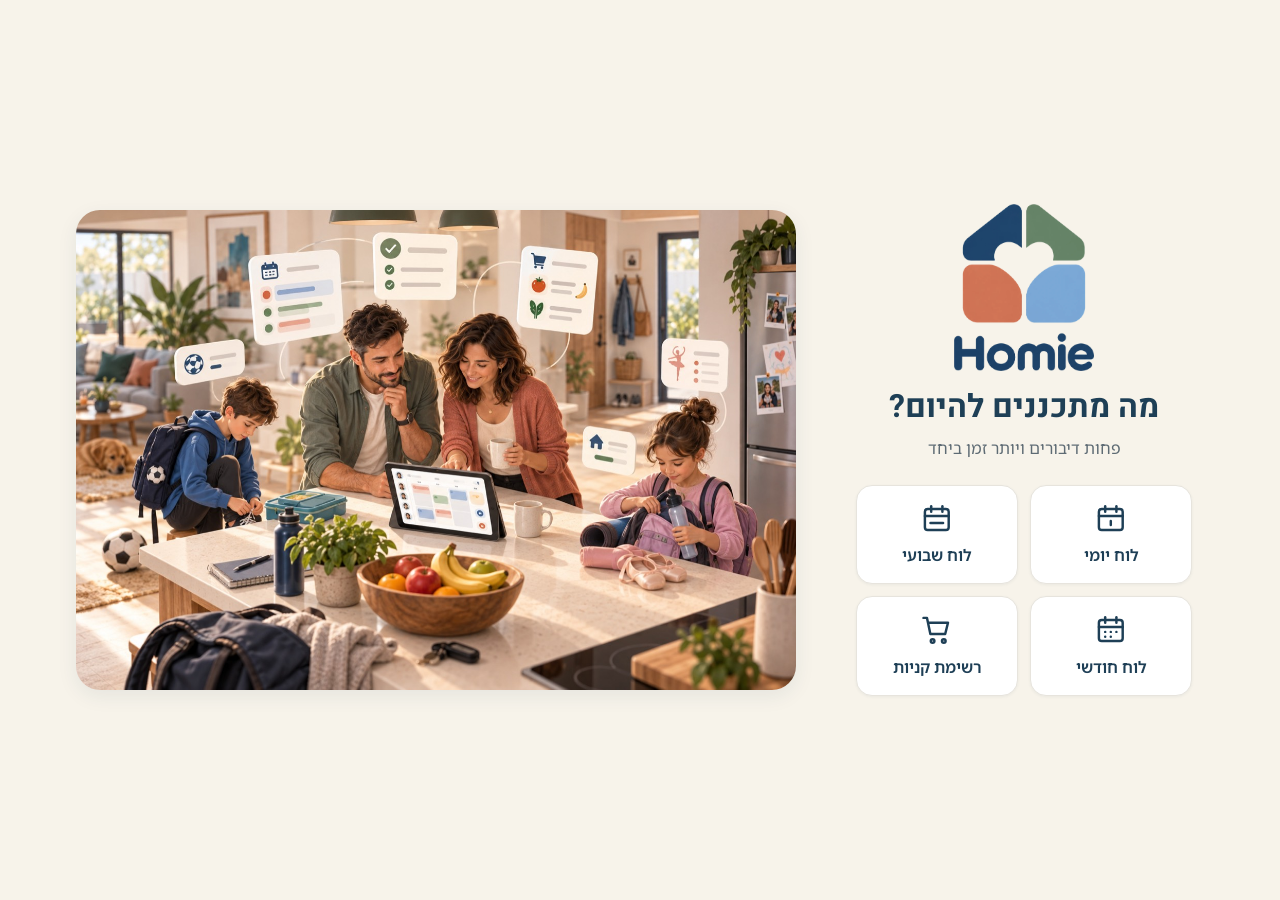
<file: welcome.html>
<!doctype html>
<html lang="he" dir="rtl">
  <head>
    <meta charset="utf-8">
    <meta name="viewport" content="width=device-width, initial-scale=1, viewport-fit=cover">
    <title>Homie</title>
    <link rel="icon" type="image/png" href="img/favicon.png">
    <link rel="apple-touch-icon" href="img/apple-touch-icon.png">
    <link rel="manifest" href="manifest.webmanifest">
    <meta name="apple-mobile-web-app-capable" content="yes">
    <meta name="mobile-web-app-capable" content="yes">
    <meta name="apple-mobile-web-app-title" content="Homie">
    <meta name="apple-mobile-web-app-status-bar-style" content="default">
    <meta name="theme-color" content="#FFFFFF">
    <!-- Link preview (WhatsApp etc.): image URL must be absolute -->
    <meta name="description" content="מה מתכננים להיום? פחות דיבורים ויותר זמן ביחד">
    <meta property="og:type" content="website">
    <meta property="og:site_name" content="Homie">
    <meta property="og:title" content="Homie">
    <meta property="og:description" content="מה מתכננים להיום? פחות דיבורים ויותר זמן ביחד">
    <meta property="og:url" content="https://yardenvsound-web.github.io/Homie/">
    <meta property="og:image" content="https://yardenvsound-web.github.io/Homie/img/og-image.png">
    <meta property="og:image:width" content="1200">
    <meta property="og:image:height" content="630">
    <meta property="og:locale" content="he_IL">
    <meta name="twitter:card" content="summary_large_image">
    <link rel="preconnect" href="https://fonts.googleapis.com">
    <link rel="preconnect" href="https://fonts.gstatic.com" crossorigin>
    <link rel="stylesheet" href="https://fonts.googleapis.com/css2?family=Heebo:wght@600;700&family=Noto+Sans+Hebrew:wght@400;500;600&display=swap">
    <link rel="stylesheet" href="tokens/tokens.css">
    <link rel="stylesheet" href="css/styles.css">
  </head>
  <body>
    <main class="welcome">
      <div class="welcome__text">
        <h1 class="brand"><img class="welcome__logo" src="img/logo.png" alt="Homie" width="403" height="480"></h1>
        <p class="welcome__title">מה מתכננים להיום?</p>
        <p class="welcome__sub">פחות דיבורים ויותר זמן ביחד</p>
        <nav class="welcome__nav" aria-label="לאן נכנסים?">
          <a class="welcome__tile" href="index.html">
            <svg class="icon" viewBox="0 0 24 24" aria-hidden="true" focusable="false"><rect x="3.5" y="5" width="17" height="15" rx="2"/><path d="M3.5 10h17"/><path d="M8 3v4"/><path d="M16 3v4"/><path d="M12 13.5v3"/></svg>
            <span>לוח יומי</span>
          </a>
          <a class="welcome__tile" href="index.html?view=week">
            <svg class="icon" viewBox="0 0 24 24" aria-hidden="true" focusable="false"><rect x="3.5" y="5" width="17" height="15" rx="2"/><path d="M3.5 10h17"/><path d="M8 3v4"/><path d="M16 3v4"/><path d="M7.5 15h9"/></svg>
            <span>לוח שבועי</span>
          </a>
          <a class="welcome__tile" href="index.html?view=month">
            <svg class="icon" viewBox="0 0 24 24" aria-hidden="true" focusable="false"><rect x="3.5" y="5" width="17" height="15" rx="2"/><path d="M3.5 10h17"/><path d="M8 3v4"/><path d="M16 3v4"/><path d="M8 13.5h.01M12 13.5h.01M16 13.5h.01M8 17h.01M12 17h.01"/></svg>
            <span>לוח חודשי</span>
          </a>
          <a class="welcome__tile" href="shopping.html">
            <svg class="icon" viewBox="0 0 24 24" aria-hidden="true" focusable="false"><circle cx="9" cy="20" r="1.3"/><circle cx="17" cy="20" r="1.3"/><path d="M2.5 3.5H5l2.4 11.5h10.6l2-8H6.2"/></svg>
            <span>רשימת קניות</span>
          </a>
        </nav>
      </div>
      <figure class="welcome__hero">
        <img src="img/family.jpg" width="1400" height="933"
             alt="משפחה מחייכת סביב שולחן המטבח, ההורים מסתכלים יחד על הלוח בטאבלט והילדים מתארגנים ליום">
      </figure>
    </main>
  </body>
</html>
</file>
<file: tokens/tokens.css>
/* Homie design tokens v2 — mirrors tokens.json. Source: DESIGN.md (Style Guide, 9.11.2026).
   Names describe the role, not the color (ADR-21).
   Fonts: https://fonts.googleapis.com/css2?family=Heebo:wght@600;700&family=Noto+Sans+Hebrew:wght@400;500;600&display=swap */

:root {
  /* Neutrals and text (60%) */
  --color-bg: #F7F3EA;             /* warm cream: screen background */
  --color-surface: #FFFFFF;        /* cards, modals, bars */
  --color-surface-soft: #FCFAF6;   /* fields, quiet buttons, icon buttons */
  --color-border: #E7E4DD;
  --color-text: #213440;           /* dark navy */
  --color-text-secondary: #5E6B74;
  --color-border-field: #868F95;   /* field and empty checkbox border (3:1 on surface-soft) */
  --color-disabled: #B8BDBA;
  --color-line-dashed: #DCD7CC;
  --color-bg-done: #E6EFE8;        /* completed task */

  /* Home colors (30%): full + light */
  --color-steel: #5E80A3;
  --color-steel-light: #E5ECF3;
  --color-terracotta: #E88C6A;
  --color-terracotta-light: #FBE7DE;
  --color-sage-green: #82A98C;
  --color-sage-light: #E6EFE8;
  --color-sky: #79B7D3;
  --color-sky-light: #E4F1F8;
  --color-peach: #FDEBDD;          /* pending, notices */

  /* Accent and state (10%) */
  --color-primary: #1E3F56;        /* home navy */
  --color-primary-pressed: #16303F;
  --color-primary-light: #E3EAF0;
  --color-success: #4F7D5C;
  --color-success-text: #3D6B4B;
  --color-warning-fill: #B8582F;
  --color-warning-text: #8A4A2C;
  --color-danger: #C95F55;
  --color-danger-fill: #B5483E;
  --color-danger-text: #A8443A;

  --color-scrim: rgba(30, 63, 86, 0.4);

  /* Household members: tint (background) + stripe (edge, ring) */
  --member-yoav-tint: var(--color-steel-light);
  --member-yoav-stripe: var(--color-steel);
  --member-dana-tint: var(--color-terracotta-light);
  --member-dana-stripe: var(--color-terracotta);
  --member-noa-tint: var(--color-sage-light);
  --member-noa-stripe: var(--color-sage-green);
  --member-itai-tint: var(--color-sky-light);
  --member-itai-stripe: var(--color-sky);

  /* Status chips */
  --status-todo-bg: var(--color-surface-soft);
  --status-todo-fg: var(--color-text);
  --status-done-bg: var(--color-sage-light);
  --status-done-fg: var(--color-success-text);
  --status-pending-bg: var(--color-peach);
  --status-pending-fg: var(--color-warning-text);
  --status-overlap-bg: var(--color-terracotta-light);
  --status-overlap-fg: var(--color-danger-text);
  --status-updated-bg: var(--color-sky-light);
  --status-updated-fg: var(--color-primary);
  --status-ai-bg: var(--color-primary-light);
  --status-ai-fg: var(--color-primary);

  /* Typography */
  --font-family: 'Noto Sans Hebrew', sans-serif;  /* body, buttons, fields, chips */
  --font-family-heading: 'Heebo', sans-serif;     /* headings */
  --font-weight-regular: 400;
  --font-weight-medium: 500;
  --font-weight-semibold: 600;
  --font-weight-bold: 700;

  --font-display: 700 32px/40px var(--font-family-heading);
  --font-title-l: 700 24px/32px var(--font-family-heading);
  --font-title-m: 600 20px/28px var(--font-family-heading);
  --font-title-s: 600 16px/24px var(--font-family);
  --font-body: 400 16px/26px var(--font-family);
  --font-caption: 400 14px/20px var(--font-family);
  --font-label: 600 16px/24px var(--font-family);
  --font-caption-xs: 600 12px/16px var(--font-family); /* tags and badges only (approved 8.11.2026) */

  /* Spacing (8pt grid) */
  --space-1: 4px;
  --space-2: 8px;
  --space-3: 16px;
  --space-4: 24px;
  --space-5: 32px;
  --space-6: 48px;
  --space-card-padding: var(--space-3);
  --space-card-gap: 12px;
  --space-screen-margin: 20px;
  --space-screen-margin-wide: var(--space-5);

  /* Radii */
  --radius-s: 8px;     /* weekly blocks */
  --radius-m: 12px;    /* buttons, fields, icon buttons and tiles */
  --radius-l: 16px;    /* cards, menus */
  --radius-xl: 20px;   /* daily columns, large containers */
  --radius-2xl: 24px;  /* modals, bottom bar */
  --radius-device: 30px;
  --radius-full: 999px;

  /* Shadows (navy tinted) */
  --shadow-none: none;
  --shadow-xs: 0 1px 3px rgba(30, 63, 86, 0.06);
  --shadow-soft: 0 6px 20px rgba(30, 63, 86, 0.08);
  --shadow-modal: 0 16px 48px rgba(30, 63, 86, 0.16);

  /* Sizes */
  --size-button-height: 48px;
  --size-field-height: 52px;
  --size-touch-target: 44px;
  --size-checkbox: 24px;
  --size-fab: 56px; /* approved 8.11.2026 */
  --size-icon: 24px;
  --size-icon-stroke: 1.75;
  --size-icon-tile: 36px;
  --size-icon-tile-l: 56px;
  --size-stripe: 4px;
  --size-avatar-xs: 24px;
  --size-avatar-s: 32px;
  --size-avatar-m: 48px;
  --size-avatar-xl: 56px;
  --size-avatar-l: 72px;

  /* Focus */
  --focus-ring: 0 0 0 2px var(--color-bg), 0 0 0 4px var(--color-primary);
  --focus-field-border: 2px solid var(--color-primary);
  --focus-field-halo: 0 0 0 4px var(--color-primary-light);
}
</file>
<file: css/styles.css>
/* Homie base styles. Mobile first (375px), RTL.
   Uses only variables from tokens/tokens.css — no hard-coded values.
   Media queries cannot read CSS variables, so the 768px breakpoint is literal. */

*,
*::before,
*::after {
  box-sizing: border-box;
}

html,
body {
  margin: 0;
}

body {
  background: var(--color-bg);
  color: var(--color-text);
  font: var(--font-body);
  font-family: var(--font-family);
  min-height: 100vh;
}

/* Hidden until the session check finishes, so a signed-out visitor never sees the page */
body.is-loading {
  visibility: hidden;
}

h1,
h2,
h3,
p {
  margin: 0;
}

h1,
h2,
h3 {
  font-family: var(--font-family-heading);
}

[hidden] {
  display: none !important;
}

/* Keyboard focus ring on every interactive element */
a:focus-visible,
button:focus-visible,
input:focus-visible,
select:focus-visible,
textarea:focus-visible {
  outline: none;
  box-shadow: var(--focus-ring);
}

.icon {
  width: var(--size-icon);
  height: var(--size-icon);
  fill: none;
  stroke: currentColor;
  stroke-width: var(--size-icon-stroke);
  stroke-linecap: round;
  stroke-linejoin: round;
  flex-shrink: 0;
}

/* ---------- Page ---------- */

.page {
  padding: var(--space-4) var(--space-screen-margin);
  display: flex;
  flex-direction: column;
  gap: var(--space-2);
}

.page--center {
  align-items: center;
  text-align: center;
  padding-top: var(--space-6);
}

.brand {
  font: var(--font-display);
  color: var(--color-primary);
}

.brand__logo {
  display: block;
  width: 120px;
  height: auto;
  margin: 0 auto var(--space-2);
}

.tagline {
  font: var(--font-title-m);
  color: var(--color-text);
}

.tagline-sub {
  font: var(--font-body);
  color: var(--color-text-secondary);
}

.screen-title {
  font: var(--font-title-l);
}

.screen-subtitle {
  font: var(--font-caption);
  color: var(--color-text-secondary);
}

.section-title {
  font: var(--font-title-m);
}

/* ---------- Buttons ---------- */

.btn {
  display: inline-flex;
  align-items: center;
  justify-content: center;
  gap: var(--space-2);
  min-height: var(--size-button-height);
  padding: 0 var(--space-4);
  border: 1px solid transparent;
  border-radius: var(--radius-m);
  font: var(--font-label);
  font-family: var(--font-family);
  cursor: pointer;
}

.btn--primary {
  background: var(--color-primary);
  color: var(--color-surface);
}

.btn--primary:active {
  background: var(--color-primary-pressed);
}

.btn--secondary {
  background: var(--color-surface);
  color: var(--color-primary);
  border: 1.5px solid var(--color-primary);
}

/* Cancel in modals: soft surface, no border (DESIGN.md) */
.btn--quiet {
  background: var(--color-surface-soft);
  color: var(--color-text);
  border-color: var(--color-border);
}

.btn--success {
  background: var(--color-success);
  color: var(--color-surface);
}

.btn:disabled {
  background: var(--color-border);
  border-width: 1px;
  color: var(--color-text-secondary);
  border-color: var(--color-border);
  cursor: default;
}

.btn--small {
  min-height: var(--size-touch-target);
  padding: 0 var(--space-3);
}

.btn--block {
  width: 100%;
}

/* ---------- Card ---------- */

.card {
  background: var(--color-surface);
  border: 1px solid var(--color-border);
  border-radius: var(--radius-l);
  box-shadow: var(--shadow-xs);
  padding: var(--space-4) var(--space-card-padding);
}

/* ---------- Fields ---------- */

.field {
  display: flex;
  flex-direction: column;
  gap: var(--space-1);
  text-align: start;
}

.field__label {
  font: var(--font-caption);
  font-weight: var(--font-weight-semibold);
  color: var(--color-text);
}

.field__control {
  position: relative;
}

.field__input {
  width: 100%;
  min-height: var(--size-field-height);
  padding: 0 var(--space-3);
  background: var(--color-surface-soft);
  color: var(--color-text);
  border: 1px solid var(--color-border-field);
  border-radius: var(--radius-m);
  font: var(--font-body);
  font-family: var(--font-family);
}

/* Emails and passwords are typed left-to-right but stay aligned with the RTL layout */
.field__input--ltr {
  direction: ltr;
  text-align: right;
}

.field__input:focus-visible {
  border: var(--focus-field-border);
  box-shadow: var(--focus-field-halo);
}

.field__control:has(.field__icon) .field__input {
  padding-left: calc(var(--space-3) + var(--size-icon) + var(--space-2));
}

.field__icon {
  position: absolute;
  top: 50%;
  left: var(--space-3);
  transform: translateY(-50%);
  color: var(--color-text-secondary);
  pointer-events: none;
}

.field__input[aria-invalid='true'] {
  border: 2px solid var(--color-danger);
}

.field__error {
  display: flex;
  align-items: center;
  gap: var(--space-1);
  font: var(--font-caption);
  color: var(--color-danger-text);
}

.field__error .icon {
  width: var(--space-3);
  height: var(--space-3);
}

.form-error {
  font: var(--font-caption);
  font-weight: var(--font-weight-semibold);
  color: var(--color-danger-text);
  background: var(--color-terracotta-light);
  border-radius: var(--radius-m);
  padding: var(--space-2) var(--space-3);
  text-align: start;
}

.form-error:empty {
  display: none;
}

/* ---------- Login ---------- */

.login {
  gap: var(--space-2);
  padding-top: calc(var(--space-4) + env(safe-area-inset-top));
  padding-bottom: calc(var(--space-4) + env(safe-area-inset-bottom));
}

.login-card {
  border-radius: var(--radius-2xl);
  box-shadow: var(--shadow-soft);
  width: 100%;
  max-width: calc(var(--space-6) * 8 + var(--space-3)); /* 400 */
  margin-top: var(--space-5);
  text-align: start;
  display: flex;
  flex-direction: column;
  gap: var(--space-1);
}

.login-card__title {
  font: var(--font-title-m);
}

.login-card__hint {
  font: var(--font-caption);
  color: var(--color-text-secondary);
}

.login-form {
  display: flex;
  flex-direction: column;
  gap: var(--space-3);
  margin-top: var(--space-3);
}

.login-form .btn {
  margin-top: var(--space-2);
}

/* ---------- Avatars ---------- */

.avatar {
  display: inline-flex;
  align-items: center;
  justify-content: center;
  flex-shrink: 0;
  overflow: hidden;
  border-radius: var(--radius-full);
  background: var(--avatar-tint, var(--color-surface-soft));
  border: 2px solid var(--avatar-stripe, var(--color-border-field));
  color: var(--color-text);
  font-weight: var(--font-weight-semibold);
}

.avatar img {
  width: 100%;
  height: 100%;
  object-fit: cover;
}

.avatar--unknown {
  background: var(--color-surface-soft);
  border-color: var(--color-border-field);
}

.avatar--xs,
.avatar--s {
  font: var(--font-caption);
  font-weight: var(--font-weight-semibold);
}

.avatar--xs { width: var(--size-avatar-xs); height: var(--size-avatar-xs); border-width: 1.5px; }
.avatar--s { width: var(--size-avatar-s); height: var(--size-avatar-s); }

.avatar--m {
  width: var(--size-avatar-m);
  height: var(--size-avatar-m);
  font: var(--font-title-m);
}

.avatar--xl {
  width: var(--size-avatar-xl);
  height: var(--size-avatar-xl);
  font: var(--font-title-m);
}

.avatar--l {
  width: var(--size-avatar-l);
  height: var(--size-avatar-l);
  font: var(--font-title-l);
}

/* ---------- Top bar ---------- */

.topbar {
  position: sticky;
  top: 0;
  z-index: 10;
  display: flex;
  align-items: center;
  gap: var(--space-3);
  min-height: calc(var(--size-touch-target) + var(--space-3));
  /* Full screen from the home screen (Milestone 12): stay below the Dynamic Island */
  padding: env(safe-area-inset-top) max(var(--space-screen-margin), env(safe-area-inset-right)) 0 max(var(--space-screen-margin), env(safe-area-inset-left));
  background: var(--color-surface);
  border-bottom: 1px solid var(--color-border);
  box-shadow: var(--shadow-xs);
}

.topbar__title {
  flex: 1;
  display: flex;
  align-items: center;
  gap: var(--space-2);
  min-width: 0;
  white-space: nowrap;
  font: var(--font-title-l);
  font-family: var(--font-family-heading);
}

.topbar__brand {
  font: var(--font-title-m);
  font-family: var(--font-family-heading);
  font-weight: var(--font-weight-bold);
  color: var(--color-primary);
  text-decoration: none;
  display: inline-flex;
  align-items: center;
  gap: var(--space-2);
}

.topbar--board .topbar__title {
  display: none;
}

.topbar--board .topbar__brand {
  flex: 1;
}

.topbar__logo {
  width: 28px;
  height: 28px;
}

/* Desktop links: hidden on phone */
.topnav {
  display: none;
}

/* ---------- Account (signed-in parent + sign out) ---------- */

.account {
  position: relative;
}

.account__toggle {
  display: inline-flex;
  align-items: center;
  justify-content: center;
  width: var(--size-touch-target);
  height: var(--size-touch-target);
  padding: 0;
  border: 0;
  border-radius: var(--radius-full);
  background: transparent;
  color: var(--color-text-secondary);
  cursor: pointer;
}

/* Phone: dropdown menu */
.account__panel {
  display: none;
  position: absolute;
  top: calc(100% + var(--space-1));
  left: 0;
  min-width: calc(var(--space-6) * 4); /* 192 */
  flex-direction: column;
  align-items: stretch;
  gap: var(--space-2);
  padding: var(--space-3);
  background: var(--color-surface);
  border: 1px solid var(--color-border);
  border-radius: var(--radius-l);
  box-shadow: var(--shadow-soft);
}

.account.is-open .account__panel {
  display: flex;
}

.account__who {
  display: flex;
  align-items: center;
  gap: var(--space-2);
}

.account__name {
  font: var(--font-title-s);
}

.account__logout .icon {
  width: var(--space-4);
  height: var(--space-4);
}

/* ---------- Bottom bar (phone) ---------- */

.bottomnav {
  position: fixed;
  inset-inline: 0;
  bottom: 0;
  z-index: 10;
  background: var(--color-surface);
  border-top: 1px solid var(--color-border);
  border-radius: var(--radius-2xl) var(--radius-2xl) 0 0;
  box-shadow: var(--shadow-soft);
  padding-bottom: env(safe-area-inset-bottom);
}

.bottomnav__list {
  list-style: none;
  margin: 0;
  padding: var(--space-1) 0;
  display: flex;
}

.bottomnav__list li {
  flex: 1;
}

.bottomnav__link {
  display: flex;
  flex-direction: column;
  align-items: center;
  gap: var(--space-1);
  min-height: calc(var(--size-touch-target) + var(--space-3));
  padding: var(--space-1);
  color: var(--color-text-secondary);
  font: var(--font-caption);
  text-decoration: none;
  border-radius: var(--radius-m);
}

.bottomnav__icon {
  display: inline-flex;
  align-items: center;
  justify-content: center;
  padding: var(--space-1) var(--space-3);
  border-radius: var(--radius-full);
}

/* Active tab: color + background + weight, not color alone */
.bottomnav__link[aria-current='page'] {
  color: var(--color-primary);
  font-weight: var(--font-weight-semibold);
}

.bottomnav__link[aria-current='page'] .bottomnav__icon {
  background: var(--color-primary-light);
}

/* Room for the fixed bottom bar */
body:has(.bottomnav) {
  padding-bottom: calc(var(--size-touch-target) + var(--space-5) + env(safe-area-inset-bottom));
}

/* On phone the screen title lives in the top bar; keep the h1 for screen readers */
body:has(.topbar) .page .screen-title {
  position: absolute;
  width: 1px;
  height: 1px;
  overflow: hidden;
  clip: rect(0 0 0 0);
  white-space: nowrap;
}

/* ---------- Error bar ---------- */

.error-bar {
  display: flex;
  flex-wrap: wrap;
  align-items: center;
  justify-content: space-between;
  gap: var(--space-2);
  padding: var(--space-2) var(--space-3);
  background: var(--color-terracotta-light);
  border-radius: var(--radius-l);
}

.error-bar__text {
  display: flex;
  align-items: center;
  gap: var(--space-2);
  font: var(--font-label);
  color: var(--color-danger-text);
}

.error-bar__detail {
  font: var(--font-caption);
  color: var(--color-text-secondary);
}

/* ---------- "Last updated" (F11) ---------- */

.last-updated {
  font: var(--font-caption);
  color: var(--color-text-secondary);
  white-space: nowrap;
}

.last-updated[hidden] {
  display: none;
}

/* Desktop / tablet only, next to the top bar refresh button */
.topbar__updated {
  display: none;
}

/* ---------- Icon button ---------- */

.icon-btn {
  display: inline-flex;
  align-items: center;
  justify-content: center;
  width: var(--size-touch-target);
  height: var(--size-touch-target);
  padding: 0;
  border: 0;
  border-radius: var(--radius-m);
  background: var(--color-surface-soft);
  color: var(--color-text-secondary);
  cursor: pointer;
  flex-shrink: 0;
}

.icon-btn:disabled {
  color: var(--color-border-field);
  cursor: default;
}

/* Refresh in the top bar: desktop / tablet only (phone uses the day bar button) */
.topbar__refresh {
  display: none;
}

.topbar__refresh .icon {
  width: var(--space-4);
  height: var(--space-4);
}

/* ---------- Daily board ---------- */

.daybar {
  display: flex;
  align-items: center;
  gap: var(--space-1);
  margin-inline: calc(var(--space-2) * -1);
}

/* Date, with "עודכן לאחרונה" on a small line under it (phone, Milestone 12) */
.daybar__center {
  display: flex;
  flex-direction: column;
  min-width: 0;
}

.daybar__date {
  font: var(--font-title-s);
  white-space: nowrap;
}


.board__alerts:empty {
  display: none;
}

.board__content {
  display: flex;
  flex-direction: column;
  gap: var(--space-4);
}

/* ---------- Item cards (task / event) ---------- */

.item-card {
  display: flex;
  align-items: flex-start;
  gap: var(--space-2);
  min-height: calc(var(--size-touch-target) + var(--space-4));
  padding: var(--space-2) var(--space-3);
  background: var(--card-tint, var(--color-surface));
  border: 1px solid var(--color-border);
  border-radius: var(--radius-l);
  box-shadow: var(--shadow-xs);
}

.item-card--task {
  padding-inline-start: var(--space-1);
}

/* Event: member tint + 4px stripe on the start (right) edge */
.item-card--event {
  border-inline-start: var(--size-stripe) solid var(--card-stripe, var(--color-border-field));
}

.item-card__body {
  flex: 1;
  min-width: 0;
  display: flex;
  flex-direction: column;
  gap: var(--space-1);
}

.item-card__title {
  font: var(--font-title-s);
  overflow-wrap: anywhere;
}

.item-card__meta {
  display: flex;
  flex-wrap: wrap;
  align-items: center;
  gap: var(--space-1) var(--space-3);
  font: var(--font-caption);
  color: var(--color-text-secondary);
}

.meta-time {
  display: inline-flex;
  align-items: center;
  gap: var(--space-1);
  white-space: nowrap;
}

.meta-time .icon,
.source-tag .icon {
  width: var(--space-3);
  height: var(--space-3);
}

.assignees {
  display: inline-flex;
  align-items: center;
  gap: var(--space-1);
}

.assignees__avatars {
  display: inline-flex;
  gap: 2px;
}

.assignees--none {
  color: var(--color-text-secondary);
}

/* ---------- Checkbox (44×44 touch area, 24×24 box) ---------- */

.check {
  position: relative;
  display: inline-flex;
  align-items: center;
  justify-content: center;
  width: var(--size-touch-target);
  height: var(--size-touch-target);
  flex-shrink: 0;
}

.check__input {
  position: absolute;
  inset: 0;
  margin: 0;
  opacity: 0;
  cursor: pointer;
}

.check__box {
  display: inline-flex;
  align-items: center;
  justify-content: center;
  width: var(--size-checkbox);
  height: var(--size-checkbox);
  border: 2px solid var(--color-border-field);
  border-radius: var(--radius-full);
  background: var(--color-surface);
  color: var(--color-surface);
  pointer-events: none;
}

.check__box .icon {
  width: var(--space-3);
  height: var(--space-3);
  stroke-width: 2.5;
  visibility: hidden;
}

/* Checked: always the success green (DESIGN.md) */
.check__input:checked + .check__box {
  background: var(--color-success);
  border-color: var(--color-success);
}

.check__input:checked + .check__box .icon {
  visibility: visible;
}

.check__input:focus-visible {
  box-shadow: none;
}

.check__input:focus-visible + .check__box {
  box-shadow: var(--focus-ring);
}

.item-card[aria-busy='true'] .check__input {
  cursor: progress;
}

/* ---------- Chips and tags (display only, never clickable) ---------- */

.chip {
  flex-shrink: 0;
  display: inline-flex;
  align-items: center;
  gap: var(--space-1);
  min-height: var(--space-4);
  padding: 2px var(--space-2);
  border: 1px solid transparent;
  border-radius: var(--radius-full);
  font: var(--font-caption-xs);
}

.chip .icon {
  width: 12px;
  height: 12px;
  stroke-width: 2.25;
}

.chip--todo {
  background: var(--status-todo-bg);
  border-color: var(--color-border);
  color: var(--status-todo-fg);
}

.chip--done {
  background: var(--status-done-bg);
  color: var(--status-done-fg);
}

/* Flag chips under the meta line (Milestone 8): "חפיפה" (F10), "עודכן ב-Google" (F32).
   Icon + word, so the state is never color alone. */
.item-card__flags {
  display: flex;
  flex-wrap: wrap;
  gap: var(--space-1);
}

.item-card__flags:empty {
  display: none;
}

.chip--flag {
  display: inline-flex;
  align-items: center;
  gap: var(--space-1);
}

.chip--flag .icon {
  width: var(--space-3);
  height: var(--space-3);
}

.chip--overlap {
  background: var(--status-overlap-bg);
  border: 1px solid var(--color-terracotta);
  color: var(--color-danger-text);
}

.chip--updated {
  background: var(--status-updated-bg);
  border: 1px solid var(--color-sky);
  color: var(--status-updated-fg);
}

.source-tag {
  flex-shrink: 0;
  display: inline-flex;
  align-items: center;
  gap: var(--space-1);
  padding: 2px var(--space-2);
  background: var(--color-surface);
  border: 1px solid var(--color-border);
  border-radius: var(--radius-full);
  color: var(--color-text-secondary);
  font: var(--font-caption-xs);
}

/* Icon by type (DESIGN.md "אריח אייקון"): task, Homie event, Google event */
.icon-tile {
  display: inline-flex;
  align-items: center;
  justify-content: center;
  flex-shrink: 0;
  width: var(--size-icon-tile);
  height: var(--size-icon-tile);
  border-radius: var(--radius-m);
  background: var(--color-primary-light);
  color: var(--color-primary);
}

.icon-tile .icon {
  width: 20px;
  height: 20px;
}

.icon-tile--event {
  background: var(--color-sky-light);
}

/* On a card tinted with the member color the tile stays visible on white */
.item-card--event .icon-tile {
  background: var(--color-surface);
}

/* ---------- Loading and empty states ---------- */

.skeleton {
  display: flex;
  flex-direction: column;
  gap: var(--space-2);
}

.skeleton__row {
  height: calc(var(--size-touch-target) + var(--space-4));
  background: var(--color-border);
  border-radius: var(--radius-l);
}

.empty-state {
  display: flex;
  flex-direction: column;
  align-items: center;
  gap: var(--space-3);
  padding: var(--space-5) var(--space-3);
  border: 2px dashed var(--color-line-dashed);
  border-radius: var(--radius-l);
  background: var(--color-surface);
  text-align: center;
}

.empty-state__icon {
  display: inline-flex;
  align-items: center;
  justify-content: center;
  width: var(--size-avatar-m);
  height: var(--size-avatar-m);
  border-radius: var(--radius-m);
  background: var(--color-sage-light);
  color: var(--color-success-text);
}

.empty-state__text {
  font: var(--font-title-s);
}

/* ---------- Danger buttons (delete) ---------- */

.btn--danger {
  background: var(--color-danger-fill);
  color: var(--color-surface);
}

.btn--danger-text {
  background: transparent;
  color: var(--color-danger-text);
  padding: 0 var(--space-2);
}

.btn--danger-text .icon {
  width: var(--space-4);
  height: var(--space-4);
}

.btn--danger-text:disabled {
  background: transparent;
  border-color: transparent;
}

/* ---------- Clickable task card (opens the edit modal) ---------- */

.item-card--task,
.item-card--clickable {
  position: relative;
}

.item-card__open {
  padding: 0;
  border: 0;
  background: none;
  color: inherit;
  font: inherit;
  text-align: start;
  cursor: pointer;
}

/* The button's hit area covers the whole card */
.item-card__open::after {
  content: '';
  position: absolute;
  inset: 0;
  border-radius: var(--radius-l);
}

.item-card__open:focus-visible {
  box-shadow: none;
}

.item-card--task:has(.item-card__open:focus-visible),
.item-card--clickable:has(.item-card__open:focus-visible) {
  box-shadow: var(--focus-ring);
}

.item-card--task:hover,
.item-card--clickable:hover {
  border-color: var(--color-border-field);
}

/* Event card: the stripe edge keeps its member color on hover */
.item-card--clickable:hover {
  border-inline-start-color: var(--card-stripe, var(--color-border-field));
}

/* Done task (F08): faded background, struck-through title, muted text.
   The checked box and the "הושלמה" chip still carry the state in words. */
.item-card--done {
  background: var(--color-bg-done);
}

.item-card--done .item-card__title,
.item-card--done .item-card__open {
  color: var(--color-text-secondary);
  text-decoration: line-through;
}

.item-card--done .item-card__meta {
  color: var(--color-text-secondary);
}

/* The checkbox sits above the card button */
.item-card--task .check {
  z-index: 1;
}

/* ---------- Board head + add menu ---------- */

/* Row 1 of the board top area: view menu + refresh (phone, Milestone 12).
   The title is screen-reader only and the + button is fixed, so .add takes no
   space on phone. Wider: view menu + "הוספה ▾", refresh is in the top bar. */
.board__head {
  display: flex;
  align-items: center;
  justify-content: space-between;
  gap: var(--space-3);
}

.add {
  display: contents;
}

/* Phone: the "הוספה ▾" button is hidden and the round + button is used */
.add__toggle--wide {
  display: none;
}

.add__toggle .icon {
  width: var(--space-4);
  height: var(--space-4);
}

.fab {
  position: fixed;
  left: var(--space-screen-margin);
  bottom: calc(var(--size-touch-target) + var(--space-5) + var(--space-3) + env(safe-area-inset-bottom));
  z-index: 11;
  display: inline-flex;
  align-items: center;
  justify-content: center;
  width: var(--size-fab);
  height: var(--size-fab);
  padding: 0;
  border: 0;
  border-radius: var(--radius-full);
  background: var(--color-primary);
  color: var(--color-surface);
  box-shadow: var(--shadow-soft);
  cursor: pointer;
}

.fab .icon {
  width: var(--size-icon);
  height: var(--size-icon);
}

.fab:active {
  background: var(--color-primary-pressed);
}

.add__menu {
  position: fixed;
  left: var(--space-screen-margin);
  bottom: calc(var(--size-touch-target) + var(--space-5) + var(--space-3) + var(--size-fab) + var(--space-2) + env(safe-area-inset-bottom));
  z-index: 11;
  list-style: none;
  margin: 0;
  padding: var(--space-1);
  min-width: calc(var(--space-6) * 4); /* 192 */
  background: var(--color-surface);
  border: 1px solid var(--color-border);
  border-radius: var(--radius-l);
  box-shadow: var(--shadow-soft);
}

.add__item {
  display: flex;
  align-items: center;
  gap: var(--space-2);
  width: 100%;
  min-height: var(--size-touch-target);
  padding: 0 var(--space-3);
  border: 0;
  border-radius: var(--radius-m);
  background: transparent;
  color: var(--color-text);
  font: var(--font-label);
  font-family: var(--font-family);
  text-align: start;
  cursor: pointer;
}

.add__item .icon {
  width: var(--space-4);
  height: var(--space-4);
  color: var(--color-text-secondary);
}

.add__item:hover {
  background: var(--color-bg-done);
}

/* Room so the + button never covers the last card */
.board {
  padding-bottom: calc(var(--size-fab) + var(--space-4));
}

/* ---------- Modal (dialog) ---------- */

.modal {
  width: calc(100% - 2 * var(--space-3));
  max-width: calc(var(--space-6) * 11 + var(--space-3) * 2); /* 560 */
  max-height: calc(100dvh - 2 * var(--space-3) - env(safe-area-inset-top) - env(safe-area-inset-bottom));
  margin: calc(var(--space-3) + env(safe-area-inset-top)) auto auto; /* phone: pinned to the top */
  padding: 0;
  border: 0;
  border-radius: var(--radius-2xl);
  background: var(--color-surface);
  color: var(--color-text);
  box-shadow: var(--shadow-modal);
}

.modal[open] {
  display: flex;
  flex-direction: column;
}

.modal::backdrop {
  background: var(--color-scrim);
}

.modal__form {
  display: flex;
  flex-direction: column;
  min-height: 0;
  /* 'auto', not 1: Safari treats a 0 basis as zero height and the modal vanishes */
  flex: 1 1 auto;
}

.modal__header {
  display: flex;
  align-items: center;
  gap: var(--space-3);
  padding: var(--space-4) var(--space-4) var(--space-2);
}

/* Round icon tile before the title (mockup-v2) */
.modal__icon {
  display: inline-flex;
  align-items: center;
  justify-content: center;
  flex-shrink: 0;
  width: var(--size-icon-tile-l);
  height: var(--size-icon-tile-l);
  border-radius: var(--radius-full);
  background: var(--color-primary-light);
  color: var(--color-primary);
}

.modal__title {
  flex: 1;
  font: var(--font-title-m);
}

/* Only the body scrolls; the header and the buttons stay in place */
.modal__body {
  flex: 1 1 auto; /* see .modal__form */
  min-height: 0;
  overflow-y: auto;
  display: flex;
  flex-direction: column;
  gap: var(--space-3);
  padding: var(--space-3) var(--space-4);
}

.modal__alerts:empty {
  display: none;
}

.modal__footer {
  display: flex;
  align-items: center;
  gap: var(--space-2);
  padding: var(--space-3) var(--space-4) var(--space-4);
}

.modal__footer .btn {
  white-space: nowrap;
}

.modal__footer .btn--primary,
.modal__footer .btn--danger {
  flex: 1;
}

/* Phone (Milestone 12): "מחיקה" gets its own row under "שמירה" and "ביטול",
   so the buttons never overflow the modal. Wider: on the far side from "save". */
.modal__footer:has(.modal__delete) {
  flex-wrap: wrap;
  gap: var(--space-1);
}

.modal__delete {
  flex-basis: 100%;
  justify-content: center;
}

.modal__footer:has(.modal__delete) .btn--primary {
  flex: 1 1 auto;
}

.modal__delete {
  gap: var(--space-1);
  padding: 0 var(--space-1);
}

.modal--confirm {
  max-width: calc(var(--space-6) * 7); /* 336 */
  margin: auto;
}

.modal--confirm .modal__title {
  padding: var(--space-4) var(--space-4) var(--space-2);
  font: var(--font-title-s);
}

/* ---------- Form fields in modals ---------- */

.field-row {
  display: grid;
  grid-template-columns: 1fr 1fr;
  gap: var(--space-2);
}

.field-row > .field {
  min-width: 0;
}

.field__input--textarea {
  min-height: calc(var(--size-button-height) * 2);
  padding: var(--space-2) var(--space-3);
  resize: vertical;
}

.field__input--select {
  appearance: none;
}

.field__input::placeholder {
  color: var(--color-text-secondary);
}

/* ---------- Member picker (multi-select) ---------- */

.member-picker {
  margin: 0;
  padding: 0;
  border: 0;
  min-width: 0;
}

.member-picker legend {
  padding: 0;
  margin-bottom: var(--space-1);
}

.member-picker__list {
  display: flex;
  flex-wrap: wrap;
  gap: var(--space-2);
}

/* Avatar + name under it; the real checkbox is the small badge on the avatar */
.member-chip {
  display: inline-flex;
  flex-direction: column;
  align-items: center;
  gap: var(--space-1);
  min-width: calc(var(--size-avatar-xl) + var(--space-3));
  padding: var(--space-1);
  font: var(--font-caption);
  color: var(--color-text);
  cursor: pointer;
}

.member-chip__avatar {
  position: relative;
  display: inline-flex;
  border-radius: var(--radius-full);
}

.member-chip .check {
  position: absolute;
  inset-inline-start: -2px;
  bottom: -2px;
  width: var(--size-checkbox);
  height: var(--size-checkbox);
}

.member-chip .check__box {
  border-color: var(--color-surface);
}

.member-chip .check__input:not(:checked) + .check__box {
  opacity: 0;
}

/* Selected: navy ring, check badge and semibold name (never color alone) */
.member-chip:has(.check__input:checked) .avatar {
  box-shadow: 0 0 0 2px var(--color-surface), 0 0 0 4.5px var(--color-primary);
}

.member-chip:has(.check__input:checked) {
  font-weight: var(--font-weight-semibold);
}

.member-chip .check__input:checked + .check__box {
  background: var(--color-primary);
  border-color: var(--color-surface);
}

.member-chip .check__input:focus-visible + .check__box {
  box-shadow: none;
}

.member-chip:has(.check__input:focus-visible) .member-chip__avatar {
  outline: 2px solid var(--color-primary);
  outline-offset: 7px;
}

/* ---------- Board views (Milestone 10) ---------- */

/* View menu (F51): a pill on phone, the screen title on wider screens */
.view-switch {
  position: relative;
  align-self: flex-start;
}

.view-toggle {
  display: inline-flex;
  align-items: center;
  gap: var(--space-1);
  min-height: var(--size-touch-target);
  padding: 0 var(--space-3);
  border: 1px solid var(--color-border);
  border-radius: var(--radius-full);
  background: var(--color-surface);
  color: var(--color-text);
  font: var(--font-label);
  font-family: var(--font-family);
  cursor: pointer;
}

.view-toggle .icon {
  width: var(--space-4);
  height: var(--space-4);
  color: var(--color-text-secondary);
}

.view-toggle[aria-expanded='true'] .icon {
  transform: rotate(180deg);
}

.view-menu {
  position: absolute;
  top: calc(100% + var(--space-1));
  inset-inline-start: 0;
  z-index: 12;
  list-style: none;
  margin: 0;
  padding: var(--space-1);
  min-width: calc(var(--space-6) * 4); /* 192 */
  background: var(--color-surface);
  border: 1px solid var(--color-border);
  border-radius: var(--radius-l);
  box-shadow: var(--shadow-soft);
}

.view-menu__item .view-menu__check {
  visibility: hidden;
  color: var(--color-primary);
}

.view-menu__item[aria-checked='true'] {
  background: var(--color-primary-light);
}

.view-menu__item[aria-checked='true'] .view-menu__check {
  visibility: visible;
}

.board__view {
  min-width: 0;
}

.view-note {
  font: var(--font-caption);
  color: var(--color-text-secondary);
}

.legend {
  list-style: none;
  margin: 0;
  padding: 0;
  display: flex;
  flex-wrap: wrap;
  gap: var(--space-2) var(--space-3);
}

.legend__item {
  display: inline-flex;
  align-items: center;
  gap: var(--space-1);
  font: var(--font-caption);
  font-weight: var(--font-weight-semibold);
}

.dot {
  flex-shrink: 0;
  width: var(--space-2);
  height: var(--space-2);
  border-radius: var(--radius-full);
  background: var(--dot-color, var(--color-border-field));
}

/* Daily view (F52): one column per member. Phone (Milestone 12): members are
   stacked full width with a short one-line head; wider screens put them side by side. */
.day-cols {
  display: flex;
  flex-direction: column;
  gap: var(--space-3);
}

.day-col {
  min-width: 0;
  display: flex;
  flex-direction: column;
  gap: var(--space-2);
  overflow: hidden;
  padding: 0 0 var(--space-2);
  background: var(--col-tint, var(--color-surface));
  border: 1px solid var(--color-border);
  border-radius: var(--radius-xl);
}

/* Head in the member's full color. Phone: one row – avatar 32, name, count.
   Wider: avatar in a white ring above the name (view-daily.webp). The name is
   dark text on a white pill, so it stays readable on every member color. */
.day-col__head {
  display: flex;
  align-items: center;
  gap: var(--space-2);
  padding: var(--space-2) var(--space-3);
  background: var(--col-stripe, var(--color-surface-soft));
}

.day-col__head .avatar {
  width: var(--size-avatar-s);
  height: var(--size-avatar-s);
  font: var(--font-label);
  border-color: var(--color-surface);
}

/* Number of items, on a white pill (dark text on white) */
.day-col__count {
  margin-inline-start: auto;
  min-width: var(--size-avatar-xs);
  padding: 0 var(--space-2);
  border-radius: var(--radius-full);
  background: var(--color-surface);
  color: var(--color-text);
  font: var(--font-label);
  text-align: center;
}

.day-col__head .avatar {
  border: 3px solid var(--color-surface);
  box-shadow: var(--shadow-xs);
}

.day-col__name {
  padding: 2px var(--space-3);
  border-radius: var(--radius-full);
  background: var(--color-surface);
  color: var(--color-text);
  font: var(--font-title-s);
  font-family: var(--font-family-heading);
}

.day-col--none .day-col__head {
  border-bottom: 1px solid var(--color-border);
}

/* Cards in a member column are white; the column itself carries the color */
.day-col .item-card--event {
  background: var(--color-surface);
}

.day-col .item-card--event .icon-tile {
  background: var(--color-sky-light);
}

.day-col .item-card--done {
  background: var(--color-bg-done);
}

.day-col__list {
  list-style: none;
  margin: 0;
  padding: 0 var(--space-2);
  display: flex;
  flex-direction: column;
  gap: var(--space-2);
}

.day-col__empty {
  padding: var(--space-2) var(--space-3);
  font: var(--font-caption);
  color: var(--color-text-secondary);
}

/* Weekly view (F21) */
/* Phone (Milestone 12): list by day; the table and legend appear from 768px */
.week__scroller,
.week .legend {
  display: none;
}

.week-list {
  display: flex;
  flex-direction: column;
  gap: var(--space-4);
}

.week-list__section {
  display: flex;
  flex-direction: column;
  gap: var(--space-2);
}

.week-list__heading {
  margin: 0;
  font: inherit;
}

/* Day heading: a button that opens the day in the daily view */
.week-list__day {
  display: inline-flex;
  align-items: center;
  gap: var(--space-2);
  min-height: var(--size-touch-target);
  padding: 0 var(--space-1);
  border: 0;
  border-radius: var(--radius-full);
  background: none;
  color: var(--color-text);
  font: var(--font-title-s);
  font-family: var(--font-family-heading);
  cursor: pointer;
}

.week-list__num {
  display: inline-flex;
  align-items: center;
  justify-content: center;
  width: var(--size-avatar-s);
  height: var(--size-avatar-s);
  border-radius: var(--radius-full);
  background: var(--color-surface);
  border: 1px solid var(--color-border);
}

/* Today: number in a navy circle + the word "היום" (not color alone) */
.week-list__section--today .week-list__num {
  background: var(--color-primary);
  border-color: var(--color-primary);
  color: var(--color-surface);
}

.week-list__today {
  padding: 0 var(--space-2);
  border-radius: var(--radius-full);
  background: var(--color-primary-light);
  color: var(--color-primary);
  font: var(--font-caption-xs);
}

.week-list__items {
  list-style: none;
  margin: 0;
  padding: 0;
  display: flex;
  flex-direction: column;
  gap: var(--space-2);
}

.week-list__empty {
  margin: 0;
  padding: 0 var(--space-2);
  font: var(--font-caption);
  color: var(--color-text-secondary);
}

.week {
  display: flex;
  flex-direction: column;
  gap: var(--space-3);
}

.week__scroller {
  overflow-x: auto;
}

.week__grid {
  --hour-h: var(--space-6); /* 48px per hour */
  --day-min: calc(var(--space-6) * 2 + var(--space-2)); /* 104px: about 3 days on a phone */
  display: grid;
  grid-template-columns: var(--space-6) repeat(7, minmax(var(--day-min), 1fr));
  min-width: calc(var(--space-6) + var(--day-min) * 7);
  background: var(--color-bg);
  border: 1px solid var(--color-line-dashed);
  border-radius: var(--radius-xl);
}

/* The hours column stays in place while the days scroll */
.week__corner,
.week__rowlabel,
.week__hours {
  position: sticky;
  inset-inline-start: 0;
  z-index: 2;
  background: var(--color-bg);
  border-start-start-radius: inherit;
}

.week__corner,
.week__day {
  border-bottom: 1px solid var(--color-line-dashed);
}

.week__day {
  display: flex;
  flex-direction: column;
  align-items: center;
  gap: 2px;
  min-height: calc(var(--size-touch-target) + var(--space-4));
  padding: var(--space-1);
  border: 0;
  border-bottom: 1px solid var(--color-line-dashed);
  border-inline-start: 1px solid var(--color-line-dashed);
  background: transparent;
  color: var(--color-text-secondary);
  font: var(--font-caption);
  font-family: var(--font-family);
  cursor: pointer;
}

.week__day:hover {
  background: var(--color-primary-light);
}

.week__num {
  display: inline-flex;
  align-items: center;
  justify-content: center;
  width: var(--size-avatar-s);
  height: var(--size-avatar-s);
  border-radius: var(--radius-full);
  color: var(--color-text);
  font: var(--font-title-s);
}

/* Today: green circle (DESIGN.md) */
.week__day--today .week__num {
  background: var(--color-primary);
  color: var(--color-surface);
}

.week__rowlabel {
  padding: var(--space-1);
  border-bottom: 1px solid var(--color-line-dashed);
  color: var(--color-text-secondary);
  font: var(--font-caption-xs);
  text-align: center;
}

.week__untimed {
  display: flex;
  flex-direction: column;
  gap: var(--space-1);
  min-height: var(--size-touch-target);
  padding: var(--space-1);
  border-bottom: 1px solid var(--color-line-dashed);
  border-inline-start: 1px solid var(--color-line-dashed);
}

.week__hours {
  display: flex;
  flex-direction: column;
}

.week__hour {
  height: var(--hour-h);
  flex-shrink: 0;
  padding-top: 2px;
  border-top: 1px dashed var(--color-line-dashed);
  color: var(--color-text-secondary);
  font: var(--font-caption);
  text-align: center;
}

.week__col {
  position: relative;
  height: calc(var(--hours) * var(--hour-h));
  border-inline-start: 1px solid var(--color-line-dashed);
  background-image: repeating-linear-gradient(to bottom, var(--color-line-dashed) 0 1px, transparent 1px var(--hour-h));
}

.week__col--today {
  background-color: var(--color-sky-light);
}

.week-block {
  position: absolute;
  top: calc(var(--top) * var(--hour-h) / 60 + 1px);
  height: calc(var(--len) * var(--hour-h) / 60 - 2px);
  inset-inline-start: calc(var(--lane) * 100% / var(--lanes) + 2px);
  width: calc(100% / var(--lanes) - 4px);
  display: flex;
  flex-direction: column;
  align-items: stretch;
  gap: 2px;
  overflow: hidden;
  padding: 2px var(--space-1);
  background: var(--block-tint, var(--color-surface));
  border: 1px solid var(--color-line-dashed);
  border-inline-start: var(--size-stripe) solid var(--block-stripe, var(--color-border-field));
  border-radius: var(--radius-s);
  color: var(--color-text);
  font: var(--font-caption);
  font-family: var(--font-family);
  text-align: start;
}

button.week-block {
  cursor: pointer;
}

button.week-block:hover {
  border-color: var(--color-border-field);
  border-inline-start-color: var(--block-stripe, var(--color-border-field));
}

button.week-block:focus-visible {
  z-index: 3;
}

.week-block--untimed {
  position: static;
  width: auto;
  height: auto;
  min-height: var(--size-touch-target);
}

.week-block__title {
  display: flex;
  align-items: flex-start;
  gap: 2px;
  font-weight: var(--font-weight-semibold);
  overflow-wrap: anywhere;
}

.week-block__title .icon {
  flex-shrink: 0;
  width: var(--space-3);
  height: var(--space-3);
  margin-top: 2px;
}

.week-block__meta {
  display: flex;
  flex-wrap: wrap;
  align-items: center;
  gap: 2px var(--space-1);
  color: var(--color-text-secondary);
  font: var(--font-caption-xs);
}

.week-block__avatars {
  display: inline-flex;
}

.week-block__avatars .avatar--xs {
  width: var(--space-4);
  height: var(--space-4);
  font: var(--font-caption-xs);
}

.week-block--done {
  background: var(--color-bg-done);
}

.week-block--done .week-block__title span {
  color: var(--color-text-secondary);
  text-decoration: line-through;
}

/* Monthly view (F53) */
.month {
  display: flex;
  flex-direction: column;
  gap: var(--space-2);
}

.month__weekdays {
  display: grid;
  grid-template-columns: repeat(7, minmax(0, 1fr));
  color: var(--color-text-secondary);
  font: var(--font-caption);
  font-weight: var(--font-weight-semibold);
  text-align: center;
}

.month__grid {
  display: grid;
  grid-template-columns: repeat(7, minmax(0, 1fr));
  gap: var(--space-1);
}

.month__day {
  display: flex;
  flex-direction: column;
  align-items: center;
  gap: var(--space-1);
  min-height: calc(var(--space-6) + var(--space-2));
  padding: var(--space-1) 2px;
  border: 1px solid var(--color-border);
  border-radius: var(--radius-m);
  background: var(--color-surface);
  color: var(--color-text);
  font: var(--font-caption);
  font-family: var(--font-family);
  cursor: pointer;
}

.month__day:hover {
  border-color: var(--color-border-field);
}

.month__day--outside {
  background: transparent;
  border-style: dashed;
  color: var(--color-text-secondary);
}

.month__num {
  display: inline-flex;
  align-items: center;
  justify-content: center;
  width: calc(var(--space-4) + var(--space-1));
  height: calc(var(--space-4) + var(--space-1));
  border-radius: var(--radius-full);
  font-weight: var(--font-weight-semibold);
}

.month__day--today .month__num {
  background: var(--color-primary);
  color: var(--color-surface);
}

.month__dots {
  display: flex;
  flex-wrap: wrap;
  justify-content: center;
  gap: 3px;
}

/* ---------- Shopping list ---------- */

/* Label kept for screen readers; the placeholder shows the same word (mockups.png) */
.visually-hidden {
  position: absolute;
  width: 1px;
  height: 1px;
  overflow: hidden;
  clip: rect(0 0 0 0);
  white-space: nowrap;
}

/* Phone: the title is in the top bar, so the head only holds the refresh button */
.shopping__head {
  display: flex;
  align-items: center;
  gap: var(--space-1);
  justify-content: flex-end;
  margin-inline-end: calc(var(--space-2) * -1);
  margin-block: calc(var(--space-2) * -1);
}

.quick-add {
  display: flex;
  flex-direction: column;
  gap: var(--space-1);
}

.quick-add__row {
  display: flex;
  align-items: flex-start;
  gap: var(--space-2);
}

.quick-add__name {
  flex: 1;
  min-width: 0;
}

.quick-add__qty {
  flex: 0 0 calc(var(--space-6) + var(--space-4)); /* 72 */
}

.quick-add__qty .field__input {
  text-align: center;
  padding: 0 var(--space-2);
}

.quick-add__submit {
  flex-shrink: 0;
  padding: 0 var(--space-3);
}

.quick-add__submit .icon {
  width: var(--space-4);
  height: var(--space-4);
}

.quick-add__errors {
  display: flex;
  flex-direction: column;
  gap: var(--space-1);
}

.shopping__alerts:empty {
  display: none;
}

.shopping__content {
  display: flex;
  flex-direction: column;
  gap: var(--space-2);
  margin-top: var(--space-2);
}

.shop-list {
  list-style: none;
  margin: 0;
  padding: 0;
  background: var(--color-surface);
  border: 1px solid var(--color-border);
  border-radius: var(--radius-l);
  box-shadow: var(--shadow-xs);
}

.shop-item {
  display: flex;
  align-items: center;
  gap: var(--space-2);
  min-height: calc(var(--size-touch-target) + var(--space-3));
  padding: var(--space-1) var(--space-3) var(--space-1) var(--space-3);
  padding-inline-start: var(--space-1);
}

.shop-item + .shop-item {
  border-top: 1px solid var(--color-border);
}

.shop-item__name {
  flex: 1;
  min-width: 0;
  font: var(--font-body);
  overflow-wrap: anywhere;
}

/* Quantity box (F25): a small number field */
.shop-item__qty {
  width: calc(var(--space-6) + var(--space-3)); /* 64 */
  height: var(--size-touch-target);
  padding: 0 var(--space-1);
  border: 1px solid var(--color-border-field);
  border-radius: var(--radius-m);
  background: var(--color-surface-soft);
  color: var(--color-text);
  font: var(--font-label);
  font-family: var(--font-family);
  text-align: center;
  flex-shrink: 0;
}

.shop-item__qty:focus-visible {
  outline: none;
  border: var(--focus-field-border);
  box-shadow: var(--focus-field-halo);
}

.shop-item__qty[aria-invalid='true'] {
  border: 2px solid var(--color-danger);
}

.shop-item {
  flex-wrap: wrap;
}

/* Error under the row, aligned with the product name */
.shop-item__error {
  flex-basis: 100%;
  margin: 0;
  padding-inline-start: calc(var(--size-touch-target) + var(--space-2));
  padding-bottom: var(--space-1);
}

.shop-item__error[hidden] {
  display: none;
}

.shop-item__delete {
  margin-inline-end: calc(var(--space-2) * -1);
}

/* ---------- Duplicate warning (F26) ---------- */

.field__input--warning {
  border: 2px solid var(--color-terracotta);
}

.dup-alert {
  display: flex;
  flex-direction: column;
  gap: var(--space-2);
  padding: var(--space-2) var(--space-3);
  background: var(--color-peach);
  border-radius: var(--radius-m);
}

.dup-alert__text {
  display: flex;
  align-items: center;
  gap: var(--space-2);
  margin: 0;
  font: var(--font-body);
  color: var(--color-text);
}

.dup-alert__text .icon {
  flex-shrink: 0;
  width: var(--space-4);
  height: var(--space-4);
}

.dup-alert__actions {
  display: flex;
  flex-wrap: wrap;
  gap: var(--space-2);
}

/* ---------- Toast (F46) ---------- */

/* Phone: above the bottom bar; wider: bottom of the screen */
.toast-region {
  position: fixed;
  inset-inline: var(--space-3);
  bottom: calc(var(--size-touch-target) + var(--space-5) + var(--space-3) + env(safe-area-inset-bottom));
  z-index: 12;
  display: flex;
  justify-content: center;
  pointer-events: none;
}

.toast {
  pointer-events: auto;
  display: flex;
  align-items: center;
  gap: var(--space-3);
  max-width: calc(var(--space-6) * 10); /* 480 */
  width: 100%;
  min-height: var(--size-touch-target);
  padding: var(--space-1) var(--space-3);
  padding-inline-end: var(--space-1);
  background: var(--color-text);
  color: var(--color-surface);
  border-radius: var(--radius-m);
  box-shadow: var(--shadow-soft);
}

.toast__text {
  flex: 1;
  min-width: 0;
  font: var(--font-body);
  overflow-wrap: anywhere;
}

.toast__action {
  flex-shrink: 0;
  min-width: var(--size-touch-target);
  min-height: var(--size-touch-target);
  padding: 0 var(--space-2);
  border: 0;
  border-radius: var(--radius-m);
  background: transparent;
  color: var(--color-surface);
  font: var(--font-label);
  font-family: var(--font-family);
  text-decoration: underline;
  cursor: pointer;
}

.toast__action:focus-visible {
  outline: none;
  box-shadow: 0 0 0 2px var(--color-text), 0 0 0 4px var(--color-surface);
}

/* Compact empty state (DESIGN.md: pending / shopping) */
.empty-state--compact {
  flex-direction: row;
  justify-content: center;
  gap: var(--space-2);
  padding: var(--space-3);
}

.empty-state--compact .empty-state__icon {
  width: var(--size-avatar-s);
  height: var(--size-avatar-s);
}

.empty-state--compact .empty-state__icon .icon {
  width: var(--space-4);
  height: var(--space-4);
}

/* ---------- Pending counter (F28) ---------- */

/* Red circle with the number: the number is the signal, not the color */
.count-badge {
  display: inline-flex;
  align-items: center;
  justify-content: center;
  min-width: calc(var(--space-3) + var(--space-1)); /* 20 */
  height: calc(var(--space-3) + var(--space-1));
  padding: 0 var(--space-1);
  border-radius: var(--radius-full);
  background: var(--color-danger-fill);
  color: var(--color-surface);
  font: var(--font-caption-xs);
  vertical-align: middle;
}

.count-badge[hidden] {
  display: none;
}

/* Phone bottom bar: on the corner of the tab icon */
.bottomnav__icon {
  position: relative;
}

.bottomnav__icon .count-badge {
  position: absolute;
  top: calc(var(--space-1) * -1);
  inset-inline-end: var(--space-1);
}

.topbar__title .count-badge {
  margin-inline-start: var(--space-2);
}

/* ---------- Pending ---------- */

.pending__head {
  display: flex;
  align-items: center;
  gap: var(--space-1);
  justify-content: flex-end;
  margin-inline-end: calc(var(--space-2) * -1);
  margin-block: calc(var(--space-2) * -1);
}

.pending__alerts:empty {
  display: none;
}

.pending__content {
  display: flex;
  flex-direction: column;
  gap: var(--space-4);
  margin-top: var(--space-2);
}

.pending-section {
  display: flex;
  flex-direction: column;
  gap: var(--space-2);
}

.pending-section[hidden] {
  display: none;
}

.pending-list {
  list-style: none;
  margin: 0;
  padding: 0;
  display: flex;
  flex-direction: column;
  gap: var(--space-2);
}

.pending-card {
  display: flex;
  flex-direction: column;
  gap: var(--space-3);
  padding: var(--space-card-padding);
  background: var(--color-surface);
  border: 1px solid var(--color-border);
  border-radius: var(--radius-l);
  box-shadow: var(--shadow-xs);
}

.pending-card__head {
  display: flex;
  align-items: flex-start;
  gap: var(--space-2);
}

.pending-card__body {
  flex: 1;
  min-width: 0;
  display: flex;
  flex-direction: column;
  gap: var(--space-1);
}

.pending-card__actions {
  display: flex;
  flex-wrap: wrap;
  gap: var(--space-2);
}

/* AI card: "אשר" and "דחה" share the row (mockups.png screen 6) */
.pending-card__actions--split .btn {
  flex: 1;
}

.pending-card__actions .btn .icon {
  width: var(--space-3);
  height: var(--space-3);
}

/* Sparkle icon in a powder-sky circle */
.ai-icon {
  flex-shrink: 0;
  display: inline-flex;
  align-items: center;
  justify-content: center;
  width: var(--size-avatar-s);
  height: var(--size-avatar-s);
  border-radius: var(--radius-m);
  background: var(--color-primary-light);
  color: var(--color-primary);
}

.ai-icon .icon {
  width: var(--space-3);
  height: var(--space-3);
}

/* ---------- Google approve modal (F29) ---------- */

/* Locked field: soft surface, still focusable and readable */
.field__input--locked {
  background: var(--color-surface-soft);
  border-color: var(--color-border);
  color: var(--color-text);
}

.readonly-tag {
  align-self: flex-start;
  display: inline-flex;
  align-items: center;
  gap: var(--space-1);
  padding: 2px var(--space-2);
  background: var(--color-surface);
  border: 1px solid var(--color-border);
  border-radius: var(--radius-full);
  color: var(--color-text-secondary);
  font: var(--font-caption-xs);
}

.readonly-tag .icon {
  width: var(--space-3);
  height: var(--space-3);
}

.field__hint {
  margin-top: var(--space-2);
  font: var(--font-caption);
  color: var(--color-text-secondary);
}

.field__hint[hidden] {
  display: none;
}

/* ---------- Wider screens ---------- */

@media (min-width: 768px) {
  .page {
    padding-top: var(--space-5);
  }

  .topbar__title {
    display: none;
  }

  .topbar__brand {
    font: var(--font-title-m);
  }

  .topbar--board .topbar__brand {
    flex: none;
  }

  .topnav {
    display: block;
    flex: 1;
    align-self: stretch;
  }

  .topnav__list {
    list-style: none;
    margin: 0;
    padding: 0;
    height: 100%;
    display: flex;
    gap: var(--space-1);
  }

  .topnav__link {
    display: flex;
    align-items: center;
    align-self: center;
    gap: var(--space-1);
    min-height: var(--size-touch-target);
    padding: 0 var(--space-3);
    border-radius: var(--radius-full);
    color: var(--color-text-secondary);
    font: var(--font-caption);
    font-weight: var(--font-weight-semibold);
    text-decoration: none;
  }

  .topnav__link .icon {
    width: var(--space-4);
    height: var(--space-4);
  }

  .topnav__link:hover {
    background: var(--color-surface-soft);
  }

  /* Active link: navy pill + color, not color alone */
  .topnav__link[aria-current='page'] {
    background: var(--color-primary-light);
    color: var(--color-primary);
  }

  .account__toggle {
    display: none;
  }

  .account__panel {
    display: flex;
    position: static;
    flex-direction: row;
    align-items: center;
    gap: var(--space-3);
    min-width: 0;
    padding: 0;
    border: 0;
    box-shadow: none;
    background: transparent;
  }

  .account__name {
    font: var(--font-caption);
    font-weight: var(--font-weight-semibold);
  }

  .bottomnav {
    display: none;
  }

  /* Refresh and "last updated" move from the page to the top bar */
  .topbar__refresh {
    display: inline-flex;
  }

  .topbar__updated:not([hidden]) {
    display: inline;
  }

  .daybar__refresh,
  .daybar__updated:not([hidden]),
  .shopping__updated:not([hidden]),
  .pending__updated:not([hidden]) {
    display: none;
  }

  .toast-region {
    bottom: var(--space-4);
  }

  body:has(.bottomnav) {
    padding-bottom: 0;
  }

  .board__head {
    display: flex;
    align-items: center;
    justify-content: space-between;
    gap: var(--space-3);
  }

  /* Add menu: "הוספה ▾" next to the title instead of the round + button */
  .add {
    display: block;
    position: relative;
  }

  .add__toggle--wide {
    display: inline-flex;
  }

  .fab {
    display: none;
  }

  .add__menu {
    position: absolute;
    top: calc(100% + var(--space-1));
    bottom: auto;
    left: 0;
  }

  .board {
    padding-bottom: var(--space-5);
  }

  .modal {
    margin: auto; /* centered */
  }

  .modal__footer:has(.modal__delete) {
    flex-wrap: nowrap;
  }

  .modal__delete {
    flex-basis: auto;
    margin-inline-start: auto;
  }

  body:has(.topbar) .page .screen-title {
    position: static;
    width: auto;
    height: auto;
    overflow: visible;
    clip: auto;
    white-space: normal;
  }

  /* Shopping: refresh lives in the top bar; the head shows the title */
  .shopping__refresh {
    display: none;
  }

  .shopping__head {
    justify-content: flex-start;
    margin-inline-end: 0;
    margin-block: 0;
  }

  .shopping {
    max-width: calc(var(--space-6) * 15); /* 720 */
  }

  /* Pending: refresh lives in the top bar; the head shows the title */
  .pending__refresh {
    display: none;
  }

  .pending__head {
    justify-content: flex-start;
    margin-inline-end: 0;
    margin-block: 0;
  }

  .pending {
    max-width: calc(var(--space-6) * 15); /* 720 */
  }

  /* Event card: buttons on the side, as in mockups.png */
  .pending-card:not(.pending-card--ai) {
    flex-direction: row;
    align-items: center;
  }

  .topnav__link .count-badge {
    margin-inline-start: var(--space-1);
  }

  /* Board views (Milestone 10) */
  .view-toggle {
    padding: 0 var(--space-2);
    border-color: transparent;
    background: transparent;
    font: var(--font-title-l);
    font-family: var(--font-family);
  }

  .view-toggle:hover {
    background: var(--color-bg-done);
  }

  /* Side by side; a narrow tablet still scrolls rather than squeezing the cards */
  .day-cols {
    flex-direction: row;
    overflow-x: auto;
    padding: 0 0 var(--space-2);
  }

  .day-col {
    flex: 1 1 0;
    min-width: calc(var(--space-6) * 5); /* 240 */
  }

  /* Tall head: avatar xl in a white ring above the name, no count */
  .day-col__head {
    flex-direction: column;
    padding: var(--space-3);
  }

  .day-col__head .avatar {
    width: var(--size-avatar-xl);
    height: var(--size-avatar-xl);
    font: var(--font-title-m);
    border: 3px solid var(--color-surface);
    box-shadow: var(--shadow-xs);
  }

  .day-col__count {
    display: none;
  }

  .week {
    flex-direction: row;
    flex-wrap: wrap;
    align-items: flex-start;
  }

  .week .view-note {
    flex-basis: 100%;
  }

  .week__scroller {
    display: block;
    flex: 1;
    min-width: 0;
  }

  .week .legend {
    display: flex;
  }

  .week-list {
    display: none;
  }

  /* Legend on the side (left in RTL) */
  .week .legend {
    order: 2;
    flex-direction: column;
  }

  .month__day {
    min-height: calc(var(--space-6) * 2);
  }

  .month .dot {
    width: var(--space-3);
    height: var(--space-3);
  }
}

/* Weekly view drag and drop */
.week-block--draggable {
  touch-action: manipulation;
  -webkit-user-select: none;
  user-select: none;
  -webkit-touch-callout: none;
}

.week-block--dragging {
  opacity: 0.35;
}

.week-block--ghost {
  position: fixed;
  inset-inline-start: auto;
  z-index: 100;
  pointer-events: none;
  opacity: 0.95;
  box-shadow: var(--shadow-soft);
  overflow: visible;
  cursor: grabbing;
}

/* Where the block will land, shown above it */
.week-block__drop {
  position: absolute;
  bottom: calc(100% + var(--space-1));
  inset-inline-start: 0;
  padding: 2px var(--space-1);
  border-radius: var(--radius-s);
  background: var(--color-text);
  color: var(--color-surface);
  font: var(--font-caption-xs);
  white-space: nowrap;
}

.week__col.is-drop-target,
.week__untimed.is-drop-target,
.week__day.is-drop-target {
  background-color: var(--color-bg-done);
  outline: 2px dashed var(--color-primary);
  outline-offset: -2px;
}

body.is-dragging,
body.is-dragging * {
  cursor: grabbing !important;
}

/* ---------- Welcome (entry screen) ---------- */

.welcome {
  min-height: 100vh;
  min-height: 100dvh;
  display: flex;
  flex-direction: column;
  align-items: center;
  gap: var(--space-4);
  padding: calc(var(--space-5) + env(safe-area-inset-top)) var(--space-screen-margin)
           calc(var(--space-5) + env(safe-area-inset-bottom));
  text-align: center;
}

.welcome__text {
  display: flex;
  flex-direction: column;
  align-items: center;
  gap: var(--space-2);
}

.welcome__logo {
  display: block;
  width: 112px;
  height: auto;
  margin-bottom: var(--space-2);
}

.welcome__title {
  font: var(--font-display);
  color: var(--color-primary);
}

.welcome__sub {
  font: var(--font-body);
  color: var(--color-text-secondary);
  max-width: 42ch;
  text-wrap: balance;
}

.welcome__nav {
  display: grid;
  grid-template-columns: 1fr 1fr;
  gap: var(--space-card-gap);
  width: 100%;
  max-width: calc(var(--space-6) * 7); /* 336 */
  margin-top: var(--space-3);
}

.welcome__tile {
  display: flex;
  flex-direction: column;
  align-items: center;
  justify-content: center;
  gap: var(--space-2);
  min-height: calc(var(--space-6) * 2); /* 96 */
  padding: var(--space-3);
  background: var(--color-surface);
  border: 1px solid var(--color-border);
  border-radius: var(--radius-l);
  box-shadow: var(--shadow-xs);
  color: var(--color-primary);
  font: var(--font-label);
  font-family: var(--font-family);
  text-decoration: none;
}

.welcome__tile:hover {
  border-color: var(--color-primary);
}

.welcome__tile:active {
  background: var(--color-primary-light);
}

.welcome__tile .icon {
  width: calc(var(--size-icon) * 1.4);
  height: calc(var(--size-icon) * 1.4);
}

.welcome__hero {
  margin: 0;
  width: 100%;
  max-width: 640px;
  border-radius: var(--radius-2xl);
  overflow: hidden;
  box-shadow: var(--shadow-soft);
}

.welcome__hero img {
  display: block;
  width: 100%;
  height: auto;
}

/* Tablet and desktop: text beside the picture */
@media (min-width: 768px) {
  .welcome {
    flex-direction: row;
    justify-content: center;
    gap: var(--space-6);
    padding-inline: var(--space-screen-margin-wide);
  }

  .welcome__text {
    flex: 0 1 360px;
  }

  .welcome__logo {
    width: 140px;
  }

  .welcome__hero {
    flex: 1 1 0;
    max-width: 720px;
  }
}
</file>
